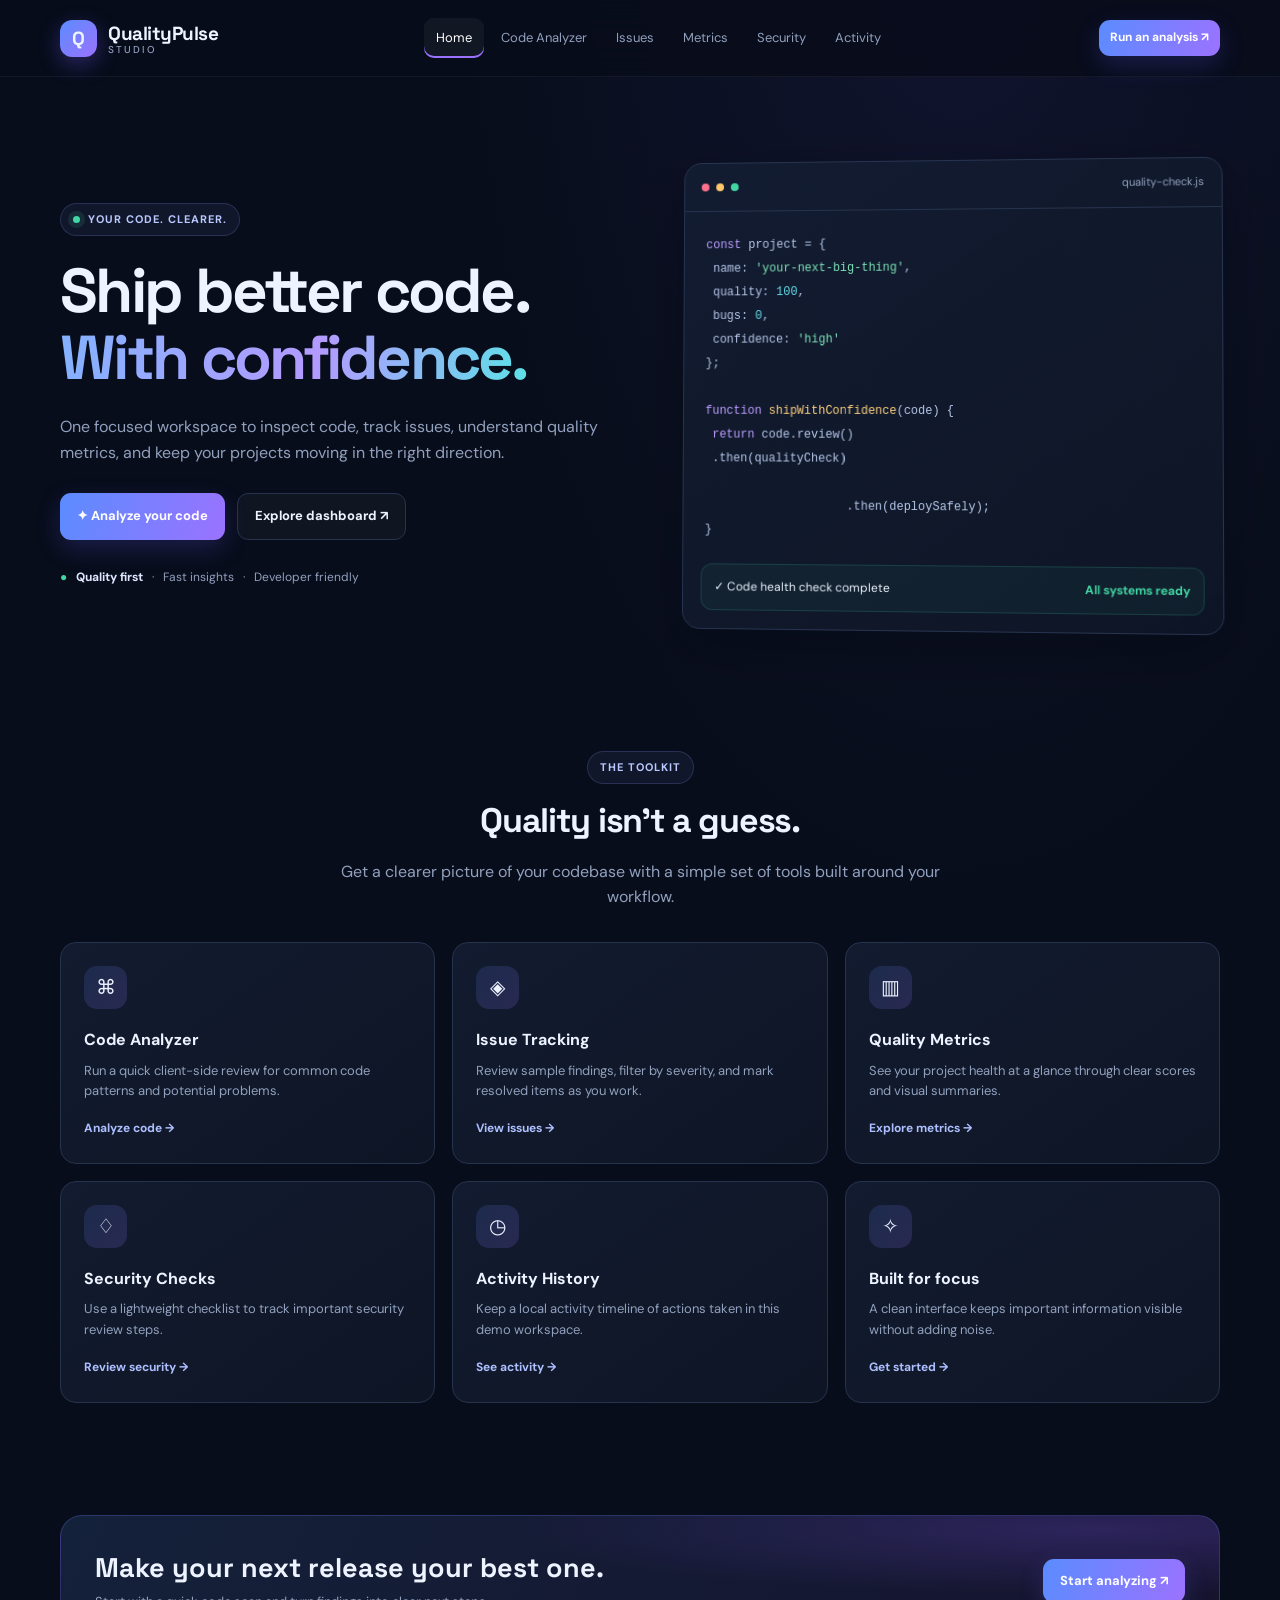
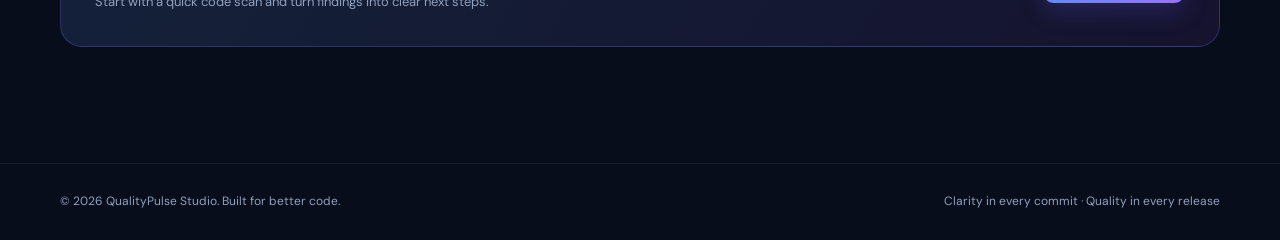
<file: index.html>
<!DOCTYPE html>
<html lang="en">

<head>
    <meta charset="UTF-8">
    <meta name="viewport" content="width=device-width, initial-scale=1.0">
    <meta name="description"
        content="QualityPulse Studio helps teams inspect code quality, track issues, and review project health.">
    <title>QualityPulse Studio — Code quality, in focus</title>
    <link rel="stylesheet" href="style.css">
</head>

<body>
    <header class="topbar">
        <div class="container nav">
            <a class="brand" href="index.html"><span
                    class="brand-mark">Q</span><span>QualityPulse<small>STUDIO</small></span></a>
            <button class="menu-toggle" id="menuToggle" aria-label="Toggle navigation" aria-expanded="false">☰</button>
            <nav class="nav-links" id="navLinks" aria-label="Main navigation">
                <a href="index.html" data-page="index.html">Home</a><a href="analyzer.html"
                    data-page="analyzer.html">Code Analyzer</a><a href="issues.html"
                    data-page="issues.html">Issues</a><a href="metrics.html" data-page="metrics.html">Metrics</a><a
                    href="security.html" data-page="security.html">Security</a><a href="activity.html"
                    data-page="activity.html">Activity</a>
            </nav><a class="btn btn-primary btn-small nav-cta" href="analyzer.html">Run an analysis ↗</a>
        </div>
    </header>

    <main>
        <section class="container hero">
            <div>
                <span class="eyebrow"><span class="pulse-dot"></span> YOUR CODE. CLEARER.</span>
                <h1>Ship better code.<br><span class="gradient-text">With confidence.</span></h1>
                <p>One focused workspace to inspect code, track issues, understand quality metrics, and keep your
                    projects moving in the right direction.</p>
                <div class="hero-actions"><a class="btn btn-primary" href="analyzer.html">✦ Analyze your code</a><a
                        class="btn btn-secondary" href="metrics.html">Explore dashboard ↗</a></div>
                <div class="trust-line"><span class="status-ok">●</span> <strong>Quality first</strong> <span>·</span>
                    Fast insights <span>·</span> Developer friendly</div>
            </div>
            <div class="code-card">
                <div class="window-bar"><i class="window-dot"></i><i class="window-dot"></i><i
                        class="window-dot"></i><span class="window-name">quality-check.js</span></div>
                <div class="code-body"><span class="code-purple">const</span> project = {<br> name: <span
                        class="code-green">'your-next-big-thing'</span>,<br> quality: <span
                        class="code-cyan">100</span>,<br> bugs: <span class="code-cyan">0</span>,<br> confidence: <span
                        class="code-green">'high'</span><br>};<br><br><span class="code-purple">function</span> <span
                        class="code-yellow">shipWithConfidence</span>(code) {<br> <span
                        class="code-purple">return</span> code.review()<br> .then(qualityCheck)<br>
                    .then(deploySafely);<br>}</div>
                <div class="scan-status"><span>✓ Code health check complete</span><span class="status-ok">All systems
                        ready</span></div>
            </div>
        </section>
        <section class="section">
            <div class="container">
                <div class="section-heading"><span class="eyebrow">THE TOOLKIT</span>
                    <h2>Quality isn't a guess.</h2>
                    <p>Get a clearer picture of your codebase with a simple set of tools built around your workflow.</p>
                </div>
                <div class="grid-3">
                    <article class="feature-card">
                        <div class="feature-icon">⌘</div>
                        <h3>Code Analyzer</h3>
                        <p>Run a quick client-side review for common code patterns and potential problems.</p><a
                            class="mini-link" href="analyzer.html">Analyze code →</a>
                    </article>
                    <article class="feature-card">
                        <div class="feature-icon">◈</div>
                        <h3>Issue Tracking</h3>
                        <p>Review sample findings, filter by severity, and mark resolved items as you work.</p><a
                            class="mini-link" href="issues.html">View issues →</a>
                    </article>
                    <article class="feature-card">
                        <div class="feature-icon">▥</div>
                        <h3>Quality Metrics</h3>
                        <p>See your project health at a glance through clear scores and visual summaries.</p><a
                            class="mini-link" href="metrics.html">Explore metrics →</a>
                    </article>
                    <article class="feature-card">
                        <div class="feature-icon">♢</div>
                        <h3>Security Checks</h3>
                        <p>Use a lightweight checklist to track important security review steps.</p><a class="mini-link"
                            href="security.html">Review security →</a>
                    </article>
                    <article class="feature-card">
                        <div class="feature-icon">◷</div>
                        <h3>Activity History</h3>
                        <p>Keep a local activity timeline of actions taken in this demo workspace.</p><a
                            class="mini-link" href="activity.html">See activity →</a>
                    </article>
                    <article class="feature-card">
                        <div class="feature-icon">✧</div>
                        <h3>Built for focus</h3>
                        <p>A clean interface keeps important information visible without adding noise.</p><a
                            class="mini-link" href="analyzer.html">Get started →</a>
                    </article>
                </div>
            </div>
        </section>
        <section class="section">
            <div class="container">
                <div class="cta">
                    <div>
                        <h2>Make your next release your best one.</h2>
                        <p>Start with a quick code scan and turn findings into clear next steps.</p>
                    </div><a class="btn btn-primary" href="analyzer.html">Start analyzing ↗</a>
                </div>
            </div>
        </section>
    </main>
    <footer class="footer">
        <div class="container footer-inner"><span>© <span id="year"></span> QualityPulse Studio. Built for better
                code.</span><span>Clarity in every commit · Quality in every release</span></div>
    </footer>
    <div class="toast" id="toast" role="status" aria-live="polite"></div>
    <script src="script.js"></script>
</body>

</html>
</file>
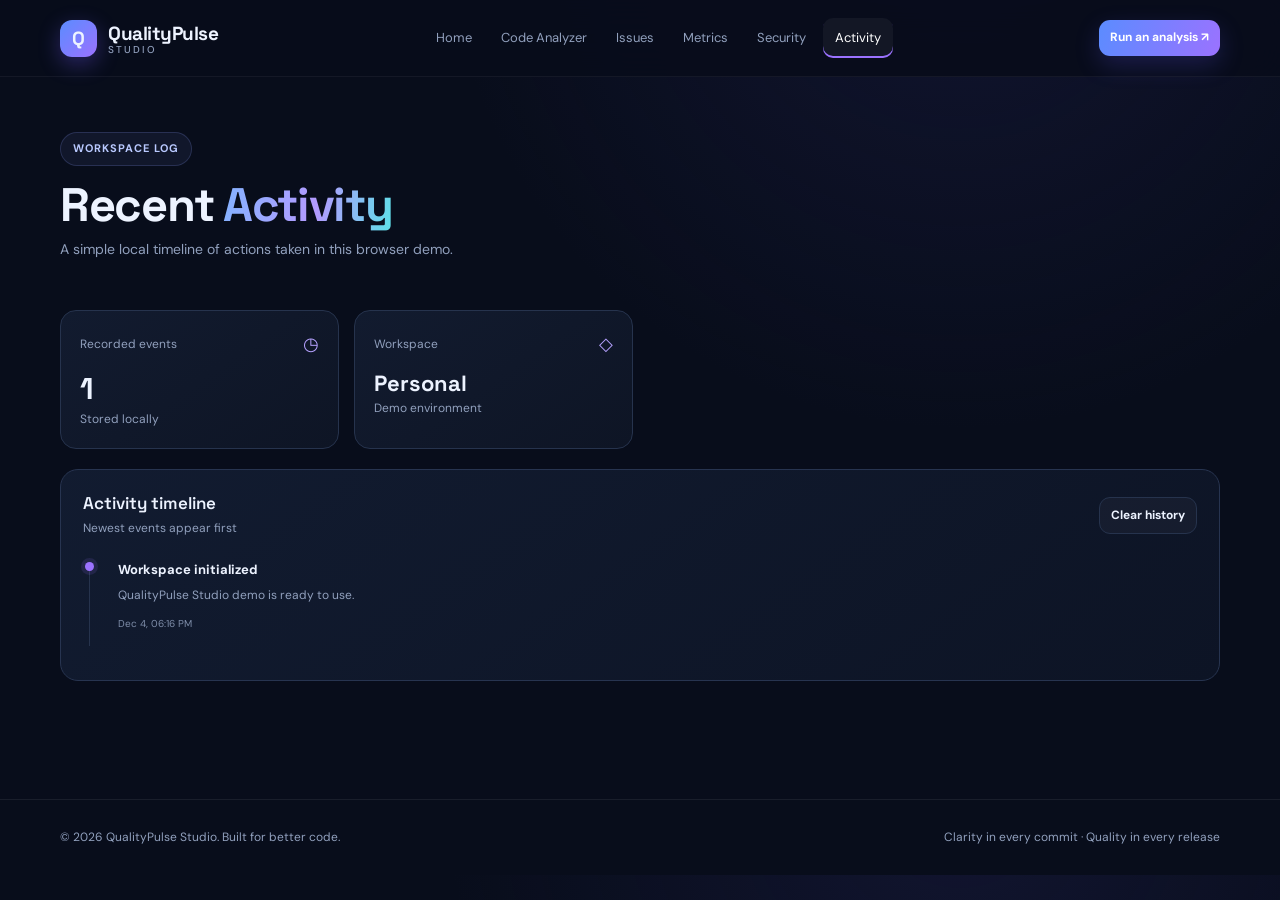
<file: activity.html>
<!DOCTYPE html>
<html lang="en">

<head>
    <meta charset="UTF-8">
    <meta name="viewport" content="width=device-width, initial-scale=1.0">
    <title>Activity — QualityPulse Studio</title>
    <link rel="stylesheet" href="style.css">
</head>

<body>
    <header class="topbar">
        <div class="container nav">
            <a class="brand" href="index.html"><span
                    class="brand-mark">Q</span><span>QualityPulse<small>STUDIO</small></span></a>
            <button class="menu-toggle" id="menuToggle" aria-label="Toggle navigation" aria-expanded="false">☰</button>
            <nav class="nav-links" id="navLinks" aria-label="Main navigation">
                <a href="index.html" data-page="index.html">Home</a><a href="analyzer.html"
                    data-page="analyzer.html">Code Analyzer</a><a href="issues.html"
                    data-page="issues.html">Issues</a><a href="metrics.html" data-page="metrics.html">Metrics</a><a
                    href="security.html" data-page="security.html">Security</a><a href="activity.html"
                    data-page="activity.html">Activity</a>
            </nav><a class="btn btn-primary btn-small nav-cta" href="analyzer.html">Run an analysis ↗</a>
        </div>
    </header>

    <main class="container">
        <section class="page-heading"><span class="eyebrow">WORKSPACE LOG</span>
            <h1>Recent <span class="gradient-text">Activity</span></h1>
            <p>A simple local timeline of actions taken in this browser demo.</p>
        </section>
        <section class="page-content">
            <div class="stats-grid">
                <div class="stat-card">
                    <div class="stat-top">Recorded events <span class="stat-symbol">◷</span></div>
                    <div class="stat-number" id="activityCount">0</div>
                    <div class="muted small">Stored locally</div>
                </div>
                <div class="stat-card">
                    <div class="stat-top">Workspace <span class="stat-symbol">◇</span></div>
                    <div class="stat-number" style="font-size:22px">Personal</div>
                    <div class="muted small">Demo environment</div>
                </div>
            </div>
            <div class="panel">
                <div class="panel-header">
                    <div>
                        <h2>Activity timeline</h2><span class="muted small">Newest events appear first</span>
                    </div><button class="btn btn-secondary btn-small" id="clearActivity">Clear history</button>
                </div>
                <div class="timeline" id="activityTimeline"></div>
                <div class="empty-state" id="activityEmpty" hidden>No activity yet. Try running a code analysis or
                    resolving an issue.</div>
            </div>
        </section>
    </main>
    <footer class="footer">
        <div class="container footer-inner"><span>© <span id="year"></span> QualityPulse Studio. Built for better
                code.</span><span>Clarity in every commit · Quality in every release</span></div>
    </footer>
    <div class="toast" id="toast" role="status" aria-live="polite"></div>
    <script src="script.js"></script>
</body>

</html>
</file>
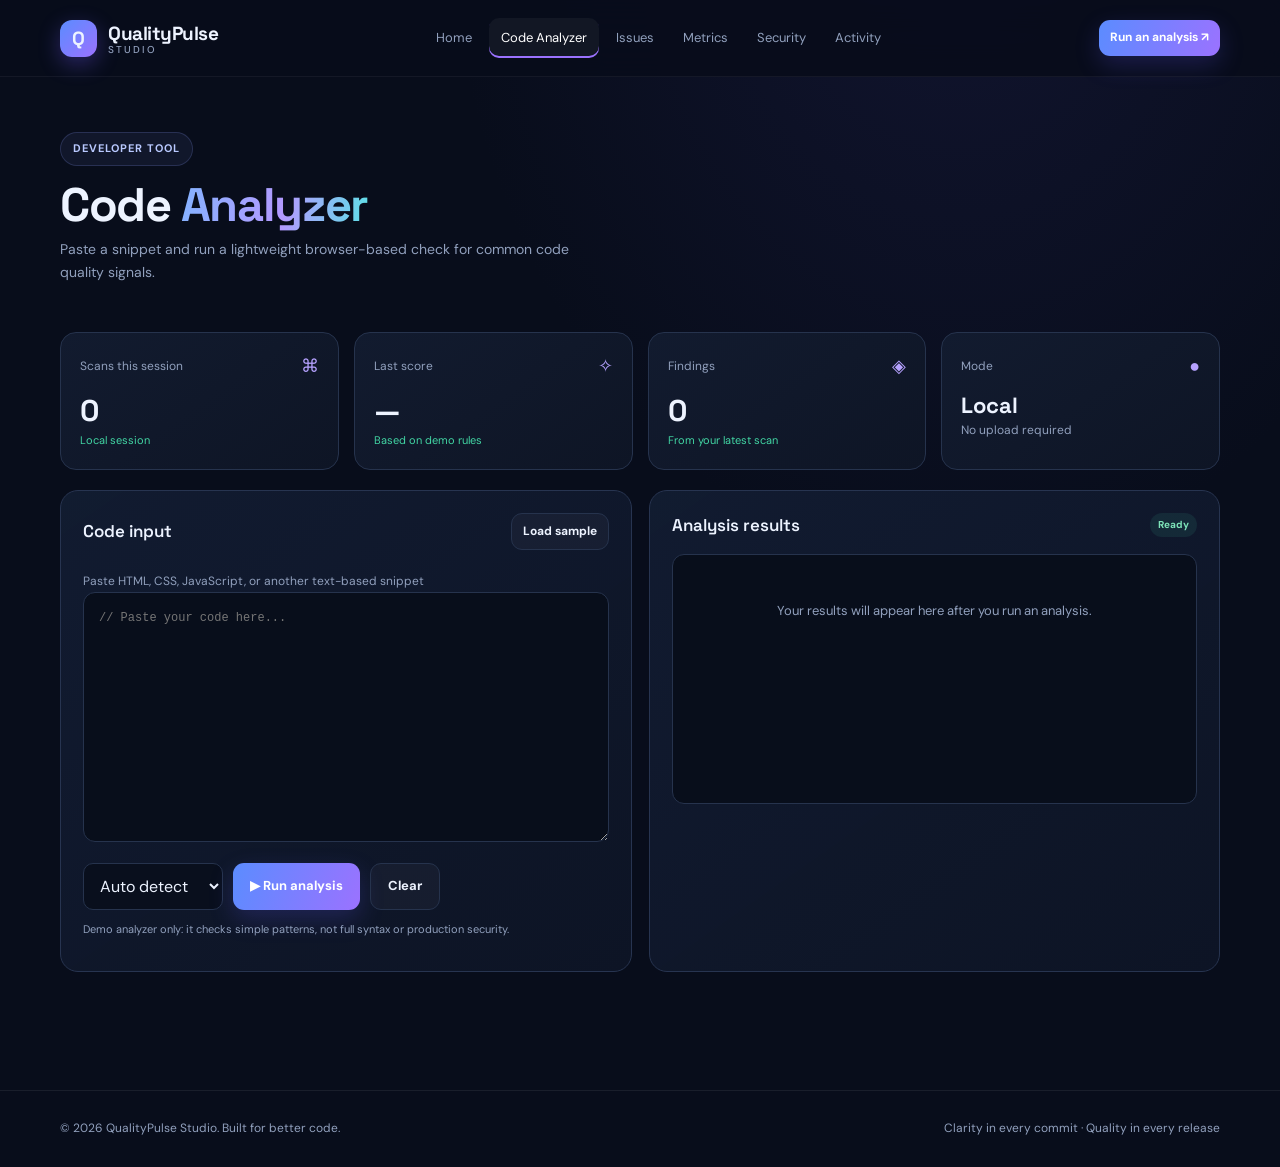
<file: analyzer.html>
<!DOCTYPE html>
<html lang="en">

<head>
    <meta charset="UTF-8">
    <meta name="viewport" content="width=device-width, initial-scale=1.0">
    <title>Code Analyzer — QualityPulse Studio</title>
    <link rel="stylesheet" href="style.css">
</head>

<body>
    <header class="topbar">
        <div class="container nav">
            <a class="brand" href="index.html"><span
                    class="brand-mark">Q</span><span>QualityPulse<small>STUDIO</small></span></a>
            <button class="menu-toggle" id="menuToggle" aria-label="Toggle navigation" aria-expanded="false">☰</button>
            <nav class="nav-links" id="navLinks" aria-label="Main navigation">
                <a href="index.html" data-page="index.html">Home</a><a href="analyzer.html"
                    data-page="analyzer.html">Code Analyzer</a><a href="issues.html"
                    data-page="issues.html">Issues</a><a href="metrics.html" data-page="metrics.html">Metrics</a><a
                    href="security.html" data-page="security.html">Security</a><a href="activity.html"
                    data-page="activity.html">Activity</a>
            </nav><a class="btn btn-primary btn-small nav-cta" href="analyzer.html">Run an analysis ↗</a>
        </div>
    </header>

    <main class="container">
        <section class="page-heading"><span class="eyebrow">DEVELOPER TOOL</span>
            <h1>Code <span class="gradient-text">Analyzer</span></h1>
            <p>Paste a snippet and run a lightweight browser-based check for common code quality signals.</p>
        </section>
        <section class="page-content">
            <div class="stats-grid">
                <div class="stat-card">
                    <div class="stat-top">Scans this session <span class="stat-symbol">⌘</span></div>
                    <div class="stat-number" id="scanCount">0</div>
                    <div class="stat-foot">Local session</div>
                </div>
                <div class="stat-card">
                    <div class="stat-top">Last score <span class="stat-symbol">✧</span></div>
                    <div class="stat-number" id="lastScore">—</div>
                    <div class="stat-foot">Based on demo rules</div>
                </div>
                <div class="stat-card">
                    <div class="stat-top">Findings <span class="stat-symbol">◈</span></div>
                    <div class="stat-number" id="findingCount">0</div>
                    <div class="stat-foot">From your latest scan</div>
                </div>
                <div class="stat-card">
                    <div class="stat-top">Mode <span class="stat-symbol">●</span></div>
                    <div class="stat-number" style="font-size:22px">Local</div>
                    <div class="muted small">No upload required</div>
                </div>
            </div>
            <div class="analyzer-grid">
                <div class="panel">
                    <div class="panel-header">
                        <h2>Code input</h2><button class="btn btn-secondary btn-small" id="loadSample">Load
                            sample</button>
                    </div><label class="small muted" for="codeInput">Paste HTML, CSS, JavaScript, or another text-based
                        snippet</label><textarea class="editor" id="codeInput" spellcheck="false"
                        placeholder="// Paste your code here..."></textarea>
                    <div class="toolbar" style="margin-top:13px"><select class="select-field" id="codeLanguage"
                            aria-label="Code language">
                            <option value="auto">Auto detect</option>
                            <option value="javascript">JavaScript</option>
                            <option value="html">HTML</option>
                            <option value="css">CSS</option>
                        </select><button class="btn btn-primary" id="runAnalysis">▶ Run analysis</button><button
                            class="btn btn-secondary" id="clearCode">Clear</button></div>
                    <p class="form-note">Demo analyzer only: it checks simple patterns, not full syntax or production
                        security.</p>
                </div>
                <div class="panel">
                    <div class="panel-header">
                        <h2>Analysis results</h2><span class="pill pill-low" id="resultStatus">Ready</span>
                    </div>
                    <div class="result-box" id="analysisResults">
                        <div class="empty-state">Your results will appear here after you run an analysis.</div>
                    </div>
                </div>
            </div>
        </section>
    </main>
    <footer class="footer">
        <div class="container footer-inner"><span>© <span id="year"></span> QualityPulse Studio. Built for better
                code.</span><span>Clarity in every commit · Quality in every release</span></div>
    </footer>
    <div class="toast" id="toast" role="status" aria-live="polite"></div>
    <script src="script.js"></script>
</body>

</html>
</file>
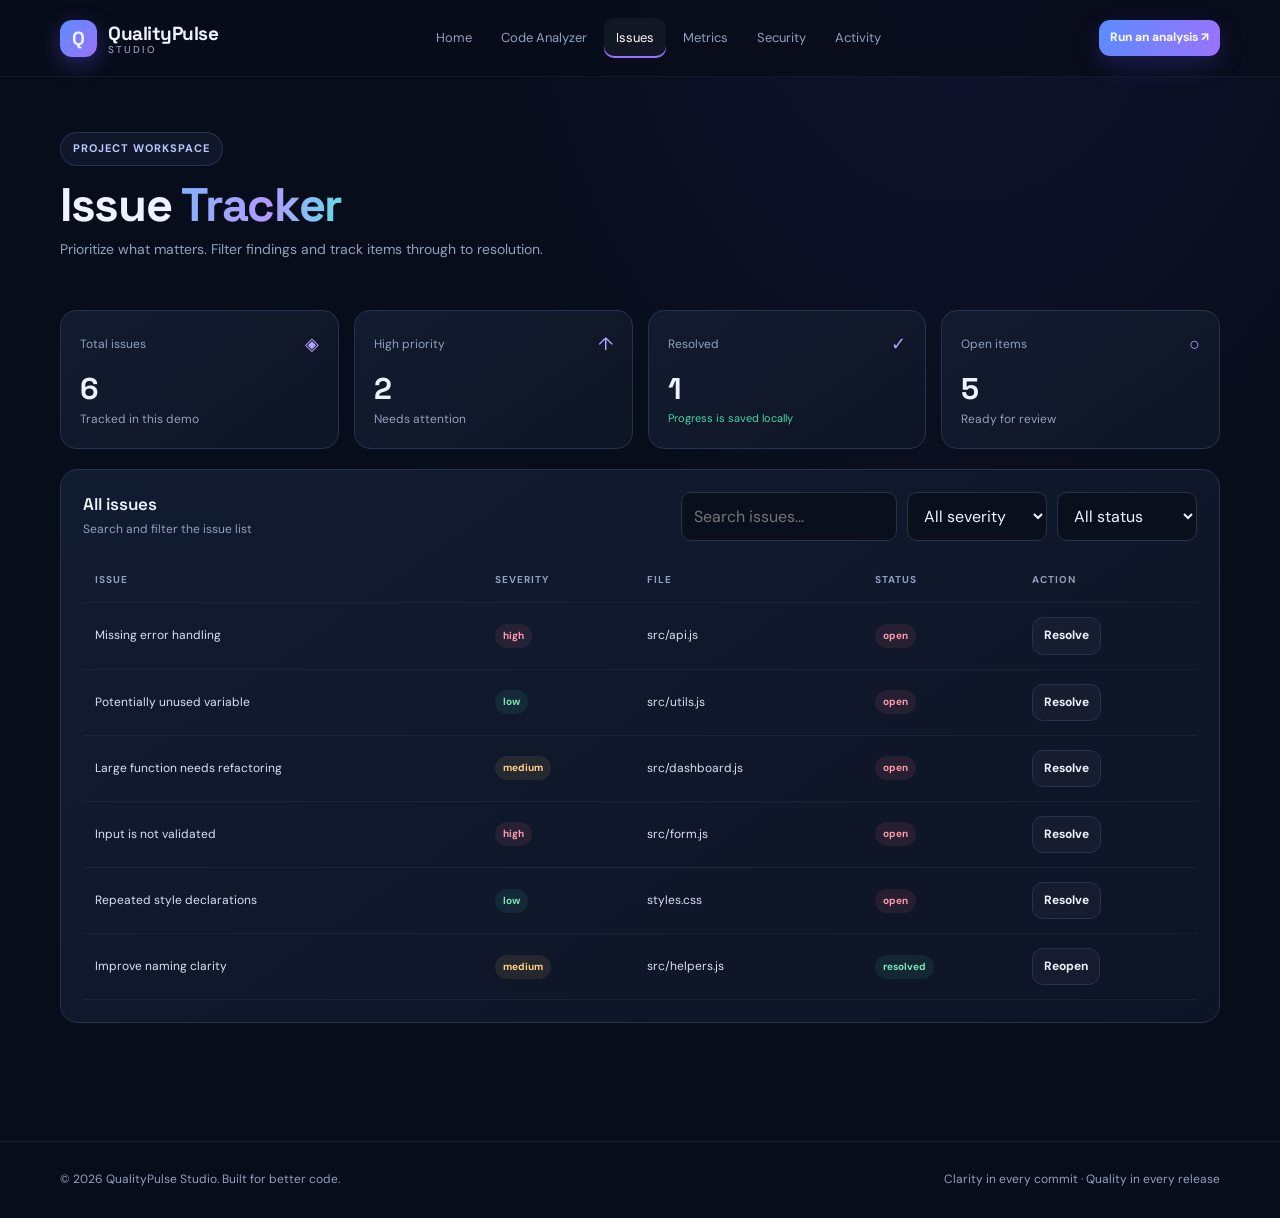
<file: issues.html>
<!DOCTYPE html>
<html lang="en">

<head>
    <meta charset="UTF-8">
    <meta name="viewport" content="width=device-width, initial-scale=1.0">
    <title>Issues — QualityPulse Studio</title>
    <link rel="stylesheet" href="style.css">
</head>

<body>
    <header class="topbar">
        <div class="container nav">
            <a class="brand" href="index.html"><span
                    class="brand-mark">Q</span><span>QualityPulse<small>STUDIO</small></span></a>
            <button class="menu-toggle" id="menuToggle" aria-label="Toggle navigation" aria-expanded="false">☰</button>
            <nav class="nav-links" id="navLinks" aria-label="Main navigation">
                <a href="index.html" data-page="index.html">Home</a><a href="analyzer.html"
                    data-page="analyzer.html">Code Analyzer</a><a href="issues.html"
                    data-page="issues.html">Issues</a><a href="metrics.html" data-page="metrics.html">Metrics</a><a
                    href="security.html" data-page="security.html">Security</a><a href="activity.html"
                    data-page="activity.html">Activity</a>
            </nav><a class="btn btn-primary btn-small nav-cta" href="analyzer.html">Run an analysis ↗</a>
        </div>
    </header>

    <main class="container">
        <section class="page-heading"><span class="eyebrow">PROJECT WORKSPACE</span>
            <h1>Issue <span class="gradient-text">Tracker</span></h1>
            <p>Prioritize what matters. Filter findings and track items through to resolution.</p>
        </section>
        <section class="page-content">
            <div class="stats-grid">
                <div class="stat-card">
                    <div class="stat-top">Total issues <span class="stat-symbol">◈</span></div>
                    <div class="stat-number" id="totalIssues">6</div>
                    <div class="muted small">Tracked in this demo</div>
                </div>
                <div class="stat-card">
                    <div class="stat-top">High priority <span class="stat-symbol">↑</span></div>
                    <div class="stat-number" id="highIssues">2</div>
                    <div class="muted small">Needs attention</div>
                </div>
                <div class="stat-card">
                    <div class="stat-top">Resolved <span class="stat-symbol">✓</span></div>
                    <div class="stat-number" id="resolvedIssues">1</div>
                    <div class="stat-foot">Progress is saved locally</div>
                </div>
                <div class="stat-card">
                    <div class="stat-top">Open items <span class="stat-symbol">○</span></div>
                    <div class="stat-number" id="openIssues">5</div>
                    <div class="muted small">Ready for review</div>
                </div>
            </div>
            <div class="panel">
                <div class="panel-header">
                    <div>
                        <h2>All issues</h2><span class="muted small">Search and filter the issue list</span>
                    </div>
                    <div class="toolbar"><input class="field" id="issueSearch" placeholder="Search issues..."
                            aria-label="Search issues"><select class="select-field" id="issueFilter"
                            aria-label="Filter by severity">
                            <option value="all">All severity</option>
                            <option value="high">High</option>
                            <option value="medium">Medium</option>
                            <option value="low">Low</option>
                        </select><select class="select-field" id="issueStatusFilter" aria-label="Filter by status">
                            <option value="all">All status</option>
                            <option value="open">Open</option>
                            <option value="resolved">Resolved</option>
                        </select></div>
                </div>
                <div class="table-wrap">
                    <table>
                        <thead>
                            <tr>
                                <th>Issue</th>
                                <th>Severity</th>
                                <th>File</th>
                                <th>Status</th>
                                <th>Action</th>
                            </tr>
                        </thead>
                        <tbody id="issuesTableBody"></tbody>
                    </table>
                </div>
                <div class="empty-state" id="issuesEmpty" hidden>No issues match these filters.</div>
            </div>
        </section>
    </main>
    <footer class="footer">
        <div class="container footer-inner"><span>© <span id="year"></span> QualityPulse Studio. Built for better
                code.</span><span>Clarity in every commit · Quality in every release</span></div>
    </footer>
    <div class="toast" id="toast" role="status" aria-live="polite"></div>
    <script src="script.js"></script>
</body>

</html>
</file>
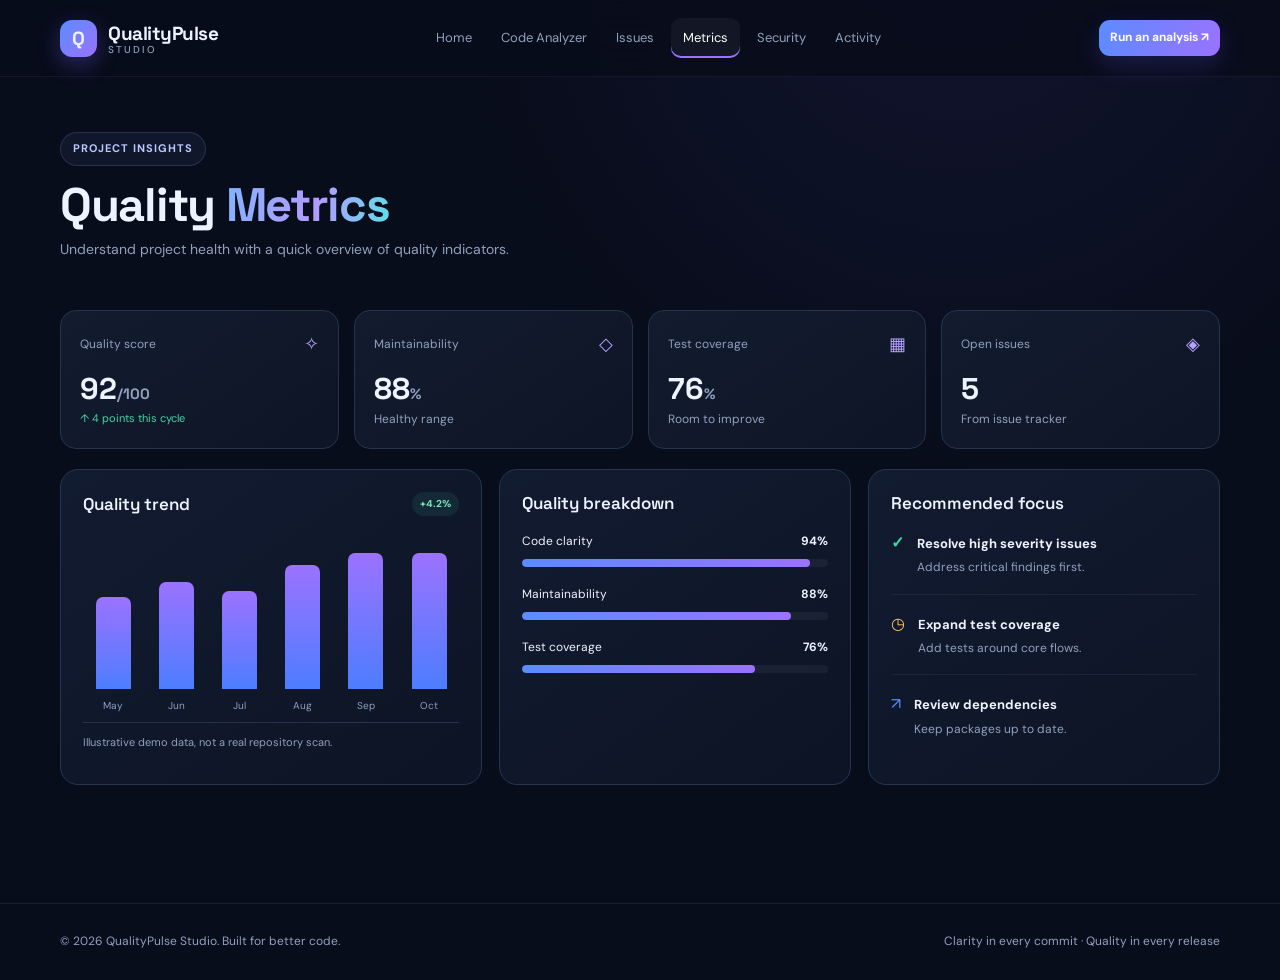
<file: metrics.html>
<!DOCTYPE html>
<html lang="en">

<head>
    <meta charset="UTF-8">
    <meta name="viewport" content="width=device-width, initial-scale=1.0">
    <title>Quality Metrics — QualityPulse Studio</title>
    <link rel="stylesheet" href="style.css">
</head>

<body>
    <header class="topbar">
        <div class="container nav">
            <a class="brand" href="index.html"><span
                    class="brand-mark">Q</span><span>QualityPulse<small>STUDIO</small></span></a>
            <button class="menu-toggle" id="menuToggle" aria-label="Toggle navigation" aria-expanded="false">☰</button>
            <nav class="nav-links" id="navLinks" aria-label="Main navigation">
                <a href="index.html" data-page="index.html">Home</a><a href="analyzer.html"
                    data-page="analyzer.html">Code Analyzer</a><a href="issues.html"
                    data-page="issues.html">Issues</a><a href="metrics.html" data-page="metrics.html">Metrics</a><a
                    href="security.html" data-page="security.html">Security</a><a href="activity.html"
                    data-page="activity.html">Activity</a>
            </nav><a class="btn btn-primary btn-small nav-cta" href="analyzer.html">Run an analysis ↗</a>
        </div>
    </header>

    <main class="container">
        <section class="page-heading"><span class="eyebrow">PROJECT INSIGHTS</span>
            <h1>Quality <span class="gradient-text">Metrics</span></h1>
            <p>Understand project health with a quick overview of quality indicators.</p>
        </section>
        <section class="page-content">
            <div class="stats-grid">
                <div class="stat-card">
                    <div class="stat-top">Quality score <span class="stat-symbol">✧</span></div>
                    <div class="stat-number">92<span class="muted" style="font-size:15px">/100</span></div>
                    <div class="stat-foot">↑ 4 points this cycle</div>
                </div>
                <div class="stat-card">
                    <div class="stat-top">Maintainability <span class="stat-symbol">◇</span></div>
                    <div class="stat-number">88<span class="muted" style="font-size:15px">%</span></div>
                    <div class="muted small">Healthy range</div>
                </div>
                <div class="stat-card">
                    <div class="stat-top">Test coverage <span class="stat-symbol">▦</span></div>
                    <div class="stat-number">76<span class="muted" style="font-size:15px">%</span></div>
                    <div class="muted small">Room to improve</div>
                </div>
                <div class="stat-card">
                    <div class="stat-top">Open issues <span class="stat-symbol">◈</span></div>
                    <div class="stat-number" id="metricOpenIssues">5</div>
                    <div class="muted small">From issue tracker</div>
                </div>
            </div>
            <div class="grid-3" style="grid-template-columns:1.2fr 1fr 1fr">
                <div class="panel">
                    <div class="panel-header">
                        <h2>Quality trend</h2><span class="pill pill-low">+4.2%</span>
                    </div>
                    <div class="bar-chart" aria-label="Sample quality trend chart">
                        <div class="bar-group">
                            <div class="bar" style="height:54%"></div><span class="bar-label">May</span>
                        </div>
                        <div class="bar-group">
                            <div class="bar" style="height:63%"></div><span class="bar-label">Jun</span>
                        </div>
                        <div class="bar-group">
                            <div class="bar" style="height:58%"></div><span class="bar-label">Jul</span>
                        </div>
                        <div class="bar-group">
                            <div class="bar" style="height:73%"></div><span class="bar-label">Aug</span>
                        </div>
                        <div class="bar-group">
                            <div class="bar" style="height:82%"></div><span class="bar-label">Sep</span>
                        </div>
                        <div class="bar-group">
                            <div class="bar" style="height:92%"></div><span class="bar-label">Oct</span>
                        </div>
                    </div>
                    <p class="form-note">Illustrative demo data, not a real repository scan.</p>
                </div>
                <div class="panel">
                    <h2>Quality breakdown</h2>
                    <div class="metric-row"><span class="small">Code clarity</span><strong class="small">94%</strong>
                        <div class="progress-track">
                            <div class="progress-fill" style="width:94%"></div>
                        </div>
                    </div>
                    <div class="metric-row"><span class="small">Maintainability</span><strong class="small">88%</strong>
                        <div class="progress-track">
                            <div class="progress-fill" style="width:88%"></div>
                        </div>
                    </div>
                    <div class="metric-row"><span class="small">Test coverage</span><strong class="small">76%</strong>
                        <div class="progress-track">
                            <div class="progress-fill" style="width:76%"></div>
                        </div>
                    </div>
                </div>
                <div class="panel">
                    <h2>Recommended focus</h2>
                    <div class="check-row"><span class="status-ok">✓</span>
                        <div><strong>Resolve high severity issues</strong>
                            <p>Address critical findings first.</p>
                        </div>
                    </div>
                    <div class="check-row"><span style="color:var(--yellow)">◷</span>
                        <div><strong>Expand test coverage</strong>
                            <p>Add tests around core flows.</p>
                        </div>
                    </div>
                    <div class="check-row"><span style="color:var(--blue)">↗</span>
                        <div><strong>Review dependencies</strong>
                            <p>Keep packages up to date.</p>
                        </div>
                    </div>
                </div>
            </div>
        </section>
    </main>
    <footer class="footer">
        <div class="container footer-inner"><span>© <span id="year"></span> QualityPulse Studio. Built for better
                code.</span><span>Clarity in every commit · Quality in every release</span></div>
    </footer>
    <div class="toast" id="toast" role="status" aria-live="polite"></div>
    <script src="script.js"></script>
</body>

</html>
</file>
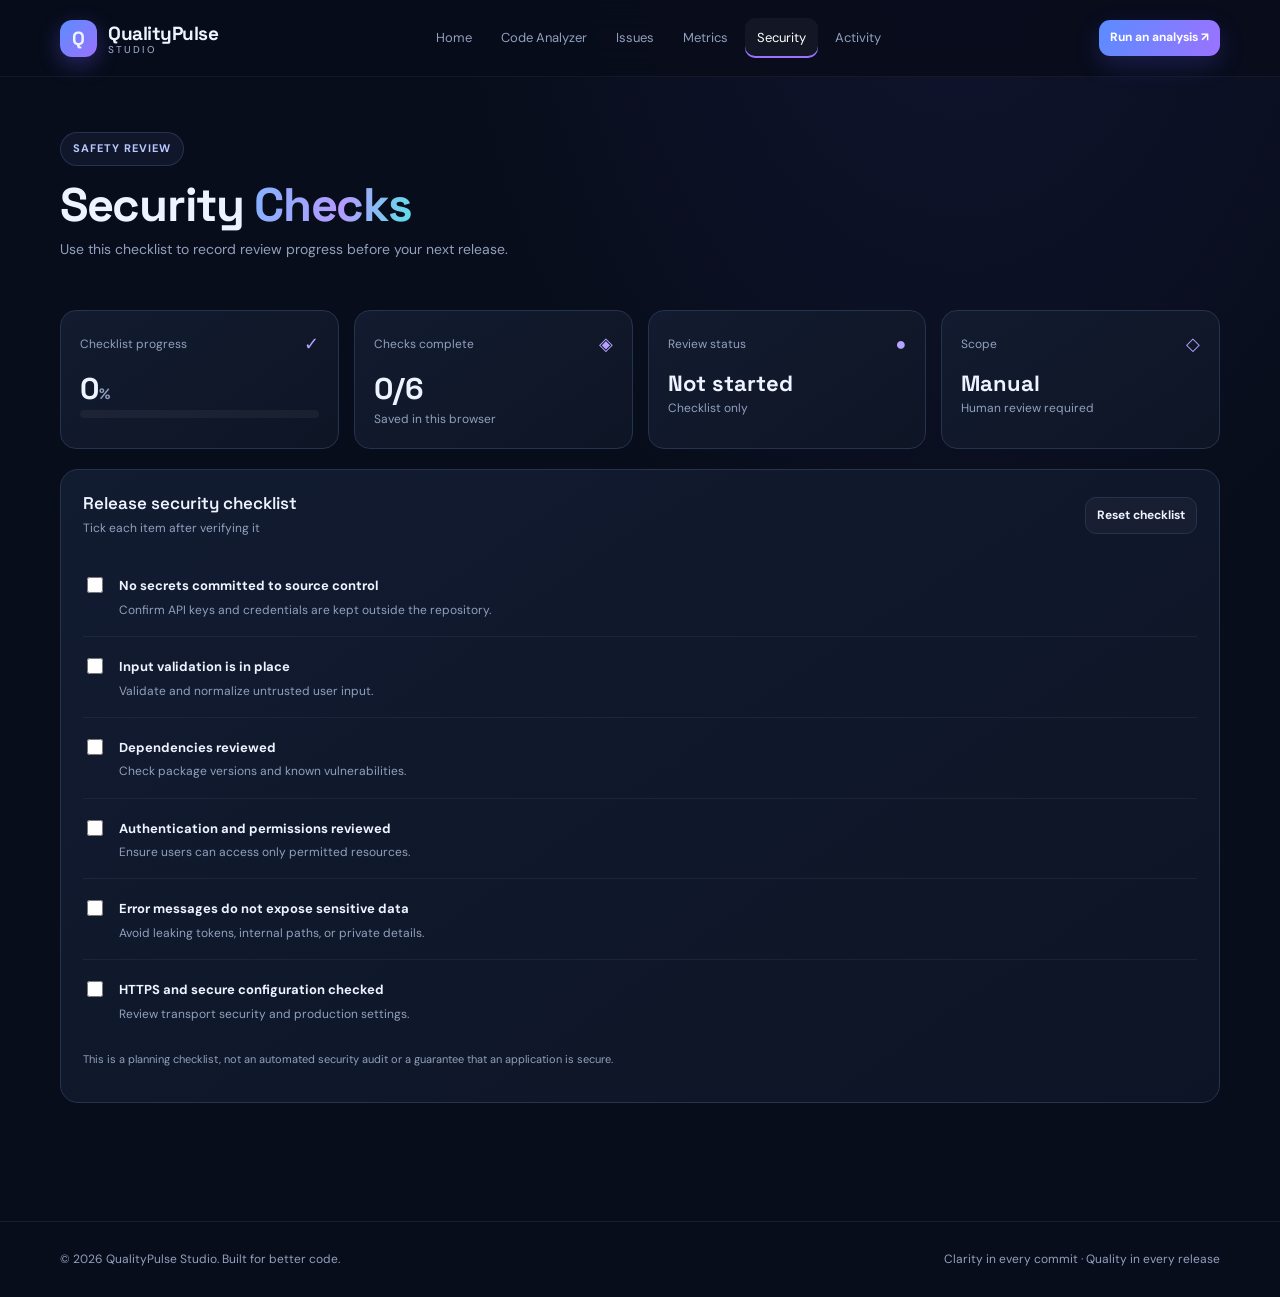
<file: security.html>
<!DOCTYPE html>
<html lang="en">

<head>
    <meta charset="UTF-8">
    <meta name="viewport" content="width=device-width, initial-scale=1.0">
    <title>Security Checks — QualityPulse Studio</title>
    <link rel="stylesheet" href="style.css">
</head>

<body>
    <header class="topbar">
        <div class="container nav">
            <a class="brand" href="index.html"><span
                    class="brand-mark">Q</span><span>QualityPulse<small>STUDIO</small></span></a>
            <button class="menu-toggle" id="menuToggle" aria-label="Toggle navigation" aria-expanded="false">☰</button>
            <nav class="nav-links" id="navLinks" aria-label="Main navigation">
                <a href="index.html" data-page="index.html">Home</a><a href="analyzer.html"
                    data-page="analyzer.html">Code Analyzer</a><a href="issues.html"
                    data-page="issues.html">Issues</a><a href="metrics.html" data-page="metrics.html">Metrics</a><a
                    href="security.html" data-page="security.html">Security</a><a href="activity.html"
                    data-page="activity.html">Activity</a>
            </nav><a class="btn btn-primary btn-small nav-cta" href="analyzer.html">Run an analysis ↗</a>
        </div>
    </header>

    <main class="container">
        <section class="page-heading"><span class="eyebrow">SAFETY REVIEW</span>
            <h1>Security <span class="gradient-text">Checks</span></h1>
            <p>Use this checklist to record review progress before your next release.</p>
        </section>
        <section class="page-content">
            <div class="stats-grid">
                <div class="stat-card">
                    <div class="stat-top">Checklist progress <span class="stat-symbol">✓</span></div>
                    <div class="stat-number"><span id="securityPercent">0</span><span class="muted"
                            style="font-size:15px">%</span></div>
                    <div class="progress-track">
                        <div class="progress-fill" id="securityProgress" style="width:0%"></div>
                    </div>
                </div>
                <div class="stat-card">
                    <div class="stat-top">Checks complete <span class="stat-symbol">◈</span></div>
                    <div class="stat-number" id="securityDone">0/6</div>
                    <div class="muted small">Saved in this browser</div>
                </div>
                <div class="stat-card">
                    <div class="stat-top">Review status <span class="stat-symbol">●</span></div>
                    <div class="stat-number" id="securityStatus" style="font-size:22px">In progress</div>
                    <div class="muted small">Checklist only</div>
                </div>
                <div class="stat-card">
                    <div class="stat-top">Scope <span class="stat-symbol">◇</span></div>
                    <div class="stat-number" style="font-size:22px">Manual</div>
                    <div class="muted small">Human review required</div>
                </div>
            </div>
            <div class="panel">
                <div class="panel-header">
                    <div>
                        <h2>Release security checklist</h2><span class="muted small">Tick each item after verifying
                            it</span>
                    </div><button class="btn btn-secondary btn-small" id="resetSecurity">Reset checklist</button>
                </div>
                <div id="securityChecklist">
                    <label class="check-row"><input type="checkbox" data-security="secrets"><span><strong>No secrets
                                committed to source control</strong>
                            <p>Confirm API keys and credentials are kept outside the repository.</p>
                        </span></label>
                    <label class="check-row"><input type="checkbox" data-security="validation"><span><strong>Input
                                validation is in place</strong>
                            <p>Validate and normalize untrusted user input.</p>
                        </span></label>
                    <label class="check-row"><input type="checkbox"
                            data-security="dependencies"><span><strong>Dependencies reviewed</strong>
                            <p>Check package versions and known vulnerabilities.</p>
                        </span></label>
                    <label class="check-row"><input type="checkbox" data-security="auth"><span><strong>Authentication
                                and permissions reviewed</strong>
                            <p>Ensure users can access only permitted resources.</p>
                        </span></label>
                    <label class="check-row"><input type="checkbox" data-security="errors"><span><strong>Error messages
                                do not expose sensitive data</strong>
                            <p>Avoid leaking tokens, internal paths, or private details.</p>
                        </span></label>
                    <label class="check-row"><input type="checkbox" data-security="https"><span><strong>HTTPS and secure
                                configuration checked</strong>
                            <p>Review transport security and production settings.</p>
                        </span></label>
                </div>
                <p class="form-note">This is a planning checklist, not an automated security audit or a guarantee that
                    an application is secure.</p>
            </div>
        </section>
    </main>
    <footer class="footer">
        <div class="container footer-inner"><span>© <span id="year"></span> QualityPulse Studio. Built for better
                code.</span><span>Clarity in every commit · Quality in every release</span></div>
    </footer>
    <div class="toast" id="toast" role="status" aria-live="polite"></div>
    <script src="script.js"></script>
</body>

</html>
</file>
<file: style.css>
@import url('https://fonts.googleapis.com/css2?family=DM+Sans:wght@400;500;600;700&family=Space+Grotesk:wght@400;500;600;700&display=swap');

:root {
    --bg: #080d1b;
    --panel: #10182b;
    --panel2: #131e35;
    --line: #26334d;
    --text: #edf3ff;
    --muted: #91a0bd;
    --blue: #5b8cff;
    --purple: #9b72ff;
    --cyan: #45d9e8;
    --green: #42d6a4;
    --yellow: #ffc96b;
    --red: #ff718b;
    --radius: 18px;
    --shadow: 0 20px 60px #02061170
}

* {
    box-sizing: border-box
}

html {
    scroll-behavior: smooth
}

body {
    margin: 0;
    background: radial-gradient(ellipse at 75% -10%, #25245a55, transparent 38%), var(--bg);
    color: var(--text);
    font-family: 'DM Sans', sans-serif;
    line-height: 1.6
}

a {
    color: inherit;
    text-decoration: none
}

button,
input,
textarea,
select {
    font: inherit
}

button {
    cursor: pointer
}

.container {
    width: min(1160px, calc(100% - 40px));
    margin: auto
}

.topbar {
    position: sticky;
    top: 0;
    z-index: 50;
    background: #080d1be8;
    backdrop-filter: blur(18px);
    border-bottom: 1px solid #ffffff0d
}

.nav {
    min-height: 76px;
    display: flex;
    align-items: center;
    justify-content: space-between;
    gap: 20px
}

.brand {
    display: flex;
    align-items: center;
    gap: 11px;
    font: 700 19px 'Space Grotesk', sans-serif;
    letter-spacing: -.5px
}

.brand-mark {
    width: 37px;
    height: 37px;
    border-radius: 12px;
    display: grid;
    place-items: center;
    background: linear-gradient(135deg, var(--blue), var(--purple));
    box-shadow: 0 7px 22px #765dff55;
    font-weight: 700
}

.brand small {
    display: block;
    font: 500 10px 'DM Sans', sans-serif;
    color: var(--muted);
    letter-spacing: 2px;
    text-transform: uppercase;
    margin-top: -3px
}

.nav-links {
    display: flex;
    align-items: center;
    gap: 5px
}

.nav-links a {
    font-size: 13px;
    color: var(--muted);
    padding: 10px 12px;
    border-radius: 10px;
    transition: .2s
}

.nav-links a:hover,
.nav-links a.active {
    color: #fff;
    background: #ffffff0b
}

.nav-links a.active {
    box-shadow: inset 0 -2px var(--purple)
}

.menu-toggle {
    display: none;
    background: var(--panel);
    border: 1px solid var(--line);
    color: #fff;
    padding: 8px 11px;
    border-radius: 10px
}

.btn {
    display: inline-flex;
    justify-content: center;
    align-items: center;
    gap: 9px;
    border: 0;
    border-radius: 11px;
    padding: 12px 17px;
    font-weight: 700;
    font-size: 13px;
    transition: transform .2s, filter .2s
}

.btn:hover {
    transform: translateY(-2px);
    filter: brightness(1.08)
}

.btn-primary {
    background: linear-gradient(110deg, var(--blue), var(--purple));
    color: #fff;
    box-shadow: 0 9px 25px #675bff35
}

.btn-secondary {
    background: #ffffff08;
    border: 1px solid var(--line);
    color: var(--text)
}

.btn-small {
    padding: 8px 11px;
    font-size: 12px
}

.hero {
    padding: 82px 0 64px;
    display: grid;
    grid-template-columns: 1.02fr .98fr;
    gap: 55px;
    align-items: center
}

.eyebrow {
    display: inline-flex;
    align-items: center;
    gap: 8px;
    color: #b9c9ff;
    background: #8d9dff12;
    border: 1px solid #8d9dff30;
    border-radius: 30px;
    padding: 7px 12px;
    font-size: 11px;
    font-weight: 700;
    letter-spacing: 1px;
    text-transform: uppercase
}

.pulse-dot {
    width: 7px;
    height: 7px;
    border-radius: 50%;
    background: var(--green);
    box-shadow: 0 0 0 5px #42d6a41c
}

.hero h1,
.page-heading h1 {
    font: 700 clamp(38px, 5vw, 62px)/1.08 'Space Grotesk', sans-serif;
    letter-spacing: -2.7px;
    margin: 22px 0
}

.gradient-text {
    background: linear-gradient(100deg, #83b3ff, #b39aff 55%, #5ce1e7);
    -webkit-background-clip: text;
    background-clip: text;
    color: transparent
}

.hero p,
.page-heading p {
    color: var(--muted);
    max-width: 550px;
    font-size: 16px
}

.hero-actions {
    display: flex;
    gap: 12px;
    flex-wrap: wrap;
    margin: 28px 0
}

.trust-line {
    color: var(--muted);
    font-size: 12px;
    display: flex;
    align-items: center;
    gap: 9px
}

.trust-line strong {
    color: #dfe8ff
}

.code-card,
.panel {
    background: linear-gradient(145deg, #121c31f5, #0d1425);
    border: 1px solid #273450;
    border-radius: var(--radius);
    box-shadow: var(--shadow)
}

.code-card {
    overflow: hidden;
    transform: perspective(1000px) rotateY(-3deg) rotateX(1deg)
}

.window-bar {
    display: flex;
    align-items: center;
    gap: 7px;
    padding: 15px 17px;
    border-bottom: 1px solid var(--line);
    color: var(--muted);
    font-size: 11px
}

.window-dot {
    height: 8px;
    width: 8px;
    border-radius: 50%;
    background: #ff718b
}

.window-dot:nth-child(2) {
    background: #ffc96b
}

.window-dot:nth-child(3) {
    background: #42d6a4
}

.window-name {
    margin-left: auto
}

.code-body {
    padding: 22px;
    font: 12px/2 'Courier New', monospace;
    color: #b6c7e9;
    white-space: pre-wrap;
    overflow-wrap: anywhere
}

.code-purple {
    color: #bd9dff
}

.code-cyan {
    color: #63dce7
}

.code-green {
    color: #7ee4b9
}

.code-yellow {
    color: #ffd17f
}

.scan-status {
    margin: 0 18px 18px;
    padding: 13px;
    background: #42d6a40e;
    border: 1px solid #42d6a42c;
    border-radius: 12px;
    display: flex;
    justify-content: space-between;
    align-items: center;
    font-size: 12px
}

.status-ok {
    color: var(--green);
    font-weight: 700
}

.section {
    padding: 56px 0
}

.section-heading {
    text-align: center;
    max-width: 650px;
    margin: 0 auto 32px
}

.section-heading h2,
.page-heading h1 {
    font-family: 'Space Grotesk', sans-serif;
    letter-spacing: -1.3px
}

.section-heading h2 {
    font-size: 34px;
    margin: 10px 0
}

.section-heading p {
    color: var(--muted);
    margin: 0
}

.grid-3 {
    display: grid;
    grid-template-columns: repeat(3, 1fr);
    gap: 17px
}

.feature-card,
.stat-card,
.issue-card {
    padding: 23px;
    background: linear-gradient(145deg, #121b2f, #0e1525);
    border: 1px solid var(--line);
    border-radius: 16px;
    transition: .22s
}

.feature-card:hover,
.issue-card:hover {
    transform: translateY(-4px);
    border-color: #657aff70
}

.feature-icon {
    height: 43px;
    width: 43px;
    display: grid;
    place-items: center;
    border-radius: 13px;
    background: linear-gradient(135deg, #5b8cff25, #9b72ff2c);
    font-size: 20px;
    margin-bottom: 18px
}

.feature-card h3 {
    font-size: 16px;
    margin: 0 0 8px
}

.feature-card p {
    font-size: 13px;
    color: var(--muted);
    margin: 0
}

.mini-link {
    display: inline-flex;
    margin-top: 17px;
    color: #aebfff;
    font-size: 12px;
    font-weight: 700
}

.cta {
    padding: 34px;
    border-radius: 22px;
    border: 1px solid #6e7bff42;
    background: radial-gradient(ellipse at 90% 10%, #865cff36, transparent 40%), linear-gradient(120deg, #14213a, #15132e);
    display: flex;
    align-items: center;
    justify-content: space-between;
    gap: 25px
}

.cta h2 {
    font: 700 27px 'Space Grotesk';
    margin: 0 0 7px
}

.cta p {
    margin: 0;
    color: var(--muted);
    font-size: 13px
}

.footer {
    border-top: 1px solid #ffffff12;
    margin-top: 60px;
    padding: 28px 0;
    color: var(--muted);
    font-size: 12px
}

.footer-inner {
    display: flex;
    justify-content: space-between;
    gap: 20px;
    flex-wrap: wrap
}

.page-heading {
    padding: 55px 0 27px
}

.page-heading h1 {
    font-size: clamp(34px, 4vw, 47px);
    margin: 14px 0 8px
}

.page-heading p {
    font-size: 14px;
    margin: 0
}

.page-content {
    padding: 8px 0 40px
}

.panel {
    padding: 22px;
    margin-bottom: 18px;
    box-shadow: none
}

.panel-header {
    display: flex;
    justify-content: space-between;
    align-items: center;
    gap: 15px;
    flex-wrap: wrap;
    margin-bottom: 17px
}

.panel h2,
.panel h3 {
    margin: 0;
    font: 600 17px 'Space Grotesk'
}

.muted {
    color: var(--muted)
}

.small {
    font-size: 12px
}

.stats-grid {
    display: grid;
    grid-template-columns: repeat(4, 1fr);
    gap: 15px;
    margin: 14px 0 20px
}

.stat-card {
    padding: 19px
}

.stat-top {
    display: flex;
    justify-content: space-between;
    align-items: center;
    color: var(--muted);
    font-size: 12px
}

.stat-number {
    font: 700 30px 'Space Grotesk';
    margin: 10px 0 2px
}

.stat-foot {
    font-size: 11px;
    color: var(--green)
}

.stat-symbol {
    font-size: 18px;
    color: #b6a2ff
}

.toolbar {
    display: flex;
    gap: 10px;
    flex-wrap: wrap
}

.field,
.select-field,
.text-field {
    background: #090f1d;
    border: 1px solid var(--line);
    border-radius: 10px;
    color: var(--text);
    padding: 11px 12px;
    outline: none;
    min-width: 0
}

.field:focus,
.select-field:focus,
.text-field:focus {
    border-color: var(--blue);
    box-shadow: 0 0 0 3px #5b8cff1c
}

.field {
    min-width: 190px
}

.select-field {
    min-width: 140px
}

.text-field {
    width: 100%;
    resize: vertical
}

.table-wrap {
    overflow-x: auto
}

table {
    width: 100%;
    border-collapse: collapse;
    min-width: 610px
}

th,
td {
    text-align: left;
    padding: 14px 12px;
    border-bottom: 1px solid #ffffff0d;
    font-size: 12px
}

th {
    font-size: 10px;
    text-transform: uppercase;
    letter-spacing: 1px;
    color: var(--muted);
    font-weight: 700
}

td {
    color: #d8e2f8
}

.pill {
    display: inline-flex;
    padding: 4px 8px;
    border-radius: 20px;
    font-size: 10px;
    font-weight: 700
}

.pill-high {
    color: #ff9bac;
    background: #ff718b18
}

.pill-medium {
    color: #ffd17f;
    background: #ffc96b18
}

.pill-low {
    color: #7ee4b9;
    background: #42d6a418
}

.pill-done {
    color: #7ee4b9;
    background: #42d6a418
}

.pill-open {
    color: #ff9bac;
    background: #ff718b18
}

.empty-state {
    padding: 30px;
    text-align: center;
    color: var(--muted);
    font-size: 13px
}

.progress-track {
    height: 8px;
    background: #ffffff0c;
    border-radius: 20px;
    overflow: hidden
}

.progress-fill {
    height: 100%;
    border-radius: 20px;
    background: linear-gradient(90deg, var(--blue), var(--purple));
    transition: width .35s
}

.metric-row {
    display: grid;
    grid-template-columns: 1fr auto;
    gap: 8px;
    margin: 18px 0
}

.metric-row .progress-track {
    grid-column: 1/-1
}

.bar-chart {
    height: 190px;
    display: flex;
    align-items: end;
    justify-content: space-around;
    gap: 13px;
    padding: 20px 5px 0;
    border-bottom: 1px solid var(--line)
}

.bar-group {
    height: 100%;
    flex: 1;
    display: flex;
    align-items: center;
    justify-content: end;
    flex-direction: column;
    gap: 9px
}

.bar {
    width: min(36px, 70%);
    min-height: 5px;
    background: linear-gradient(180deg, #9b72ff, #4d7dff);
    border-radius: 7px 7px 0 0;
    transition: height .5s
}

.bar-label {
    font-size: 10px;
    color: var(--muted);
    padding-bottom: 8px
}

.check-row {
    display: flex;
    gap: 13px;
    align-items: flex-start;
    padding: 16px 0;
    border-bottom: 1px solid #ffffff0e
}

.check-row:last-child {
    border-bottom: 0
}

.check-row input {
    accent-color: var(--purple);
    margin-top: 5px;
    width: 16px;
    height: 16px
}

.check-row strong {
    font-size: 13px
}

.check-row p {
    font-size: 12px;
    color: var(--muted);
    margin: 3px 0 0
}

.timeline {
    position: relative;
    padding-left: 25px
}

.timeline:before {
    content: '';
    position: absolute;
    left: 6px;
    top: 8px;
    bottom: 12px;
    width: 1px;
    background: var(--line)
}

.timeline-item {
    position: relative;
    padding: 0 0 23px 10px
}

.timeline-item:before {
    content: '';
    position: absolute;
    left: -23px;
    top: 6px;
    width: 9px;
    height: 9px;
    border-radius: 50%;
    background: var(--purple);
    box-shadow: 0 0 0 4px #9b72ff20
}

.timeline-item strong {
    font-size: 13px
}

.timeline-item p {
    margin: 4px 0;
    color: var(--muted);
    font-size: 12px
}

.timeline-item time {
    font-size: 10px;
    color: #7f8eaa
}

.analyzer-grid {
    display: grid;
    grid-template-columns: 1fr 1fr;
    gap: 17px
}

.editor {
    width: 100%;
    min-height: 250px;
    background: #080e1b;
    color: #d8e2f8;
    border: 1px solid var(--line);
    border-radius: 12px;
    padding: 15px;
    font: 12px/1.7 'Courier New', monospace;
    resize: vertical;
    outline: none
}

.editor:focus {
    border-color: var(--purple)
}

.result-box {
    background: #080e1b;
    border: 1px solid var(--line);
    border-radius: 12px;
    min-height: 250px;
    padding: 16px
}

.result-line {
    display: flex;
    gap: 10px;
    padding: 10px 0;
    border-bottom: 1px solid #ffffff0d;
    font-size: 12px
}

.result-line:last-child {
    border-bottom: 0
}

.result-icon {
    font-weight: 700;
    color: var(--green)
}

.result-icon.warn {
    color: var(--yellow)
}

.toast {
    position: fixed;
    right: 20px;
    bottom: 20px;
    z-index: 99;
    max-width: 340px;
    background: #17243b;
    border: 1px solid #50658c;
    color: #fff;
    padding: 13px 17px;
    border-radius: 12px;
    box-shadow: var(--shadow);
    font-size: 13px;
    opacity: 0;
    transform: translateY(15px);
    pointer-events: none;
    transition: .25s
}

.toast.show {
    opacity: 1;
    transform: translateY(0)
}

.form-grid {
    display: grid;
    grid-template-columns: 1fr 1fr;
    gap: 14px
}

.form-group {
    display: flex;
    flex-direction: column;
    gap: 7px
}

.form-group label {
    font-size: 12px;
    color: #bdc9df
}

.form-group.full {
    grid-column: 1/-1
}

.form-note {
    font-size: 11px;
    color: var(--muted)
}

.divider {
    height: 1px;
    background: #ffffff10;
    margin: 20px 0
}

@media(max-width:900px) {
    .nav-links {
        gap: 0
    }

    .nav-links a {
        padding: 9px 8px;
        font-size: 12px
    }

    .nav-cta {
        display: none
    }

    .hero {
        gap: 28px;
        padding-top: 60px
    }

    .stats-grid {
        grid-template-columns: repeat(2, 1fr)
    }

    .grid-3 {
        grid-template-columns: repeat(2, 1fr)
    }
}

@media(max-width:700px) {
    .container {
        width: min(100% - 28px, 1160px)
    }

    .nav {
        min-height: 67px
    }

    .menu-toggle {
        display: block
    }

    .nav-links {
        display: none;
        position: absolute;
        top: 67px;
        left: 14px;
        right: 14px;
        background: #10182b;
        border: 1px solid var(--line);
        border-radius: 14px;
        padding: 10px;
        flex-direction: column;
        align-items: stretch;
        box-shadow: var(--shadow)
    }

    .nav-links.open {
        display: flex
    }

    .nav-links a {
        padding: 12px
    }

    .hero {
        grid-template-columns: 1fr;
        padding: 48px 0 35px
    }

    .hero h1 {
        font-size: 43px;
        letter-spacing: -1.8px
    }

    .code-card {
        transform: none
    }

    .section {
        padding: 38px 0
    }

    .grid-3 {
        grid-template-columns: 1fr
    }

    .cta {
        align-items: flex-start;
        flex-direction: column;
        padding: 25px
    }

    .analyzer-grid {
        grid-template-columns: 1fr
    }

    .page-heading {
        padding: 38px 0 20px
    }

    .panel {
        padding: 16px
    }

    .stats-grid {
        gap: 10px
    }

    .stat-card {
        padding: 14px
    }

    .stat-number {
        font-size: 25px
    }

    .form-grid {
        grid-template-columns: 1fr
    }

    .form-group.full {
        grid-column: auto
    }

    .footer-inner {
        flex-direction: column
    }

    .section-heading h2 {
        font-size: 29px
    }
}

@media(prefers-reduced-motion:reduce) {
    html {
        scroll-behavior: auto
    }

    *,
    *:before,
    *:after {
        transition: none !important
    }
}
</file>
